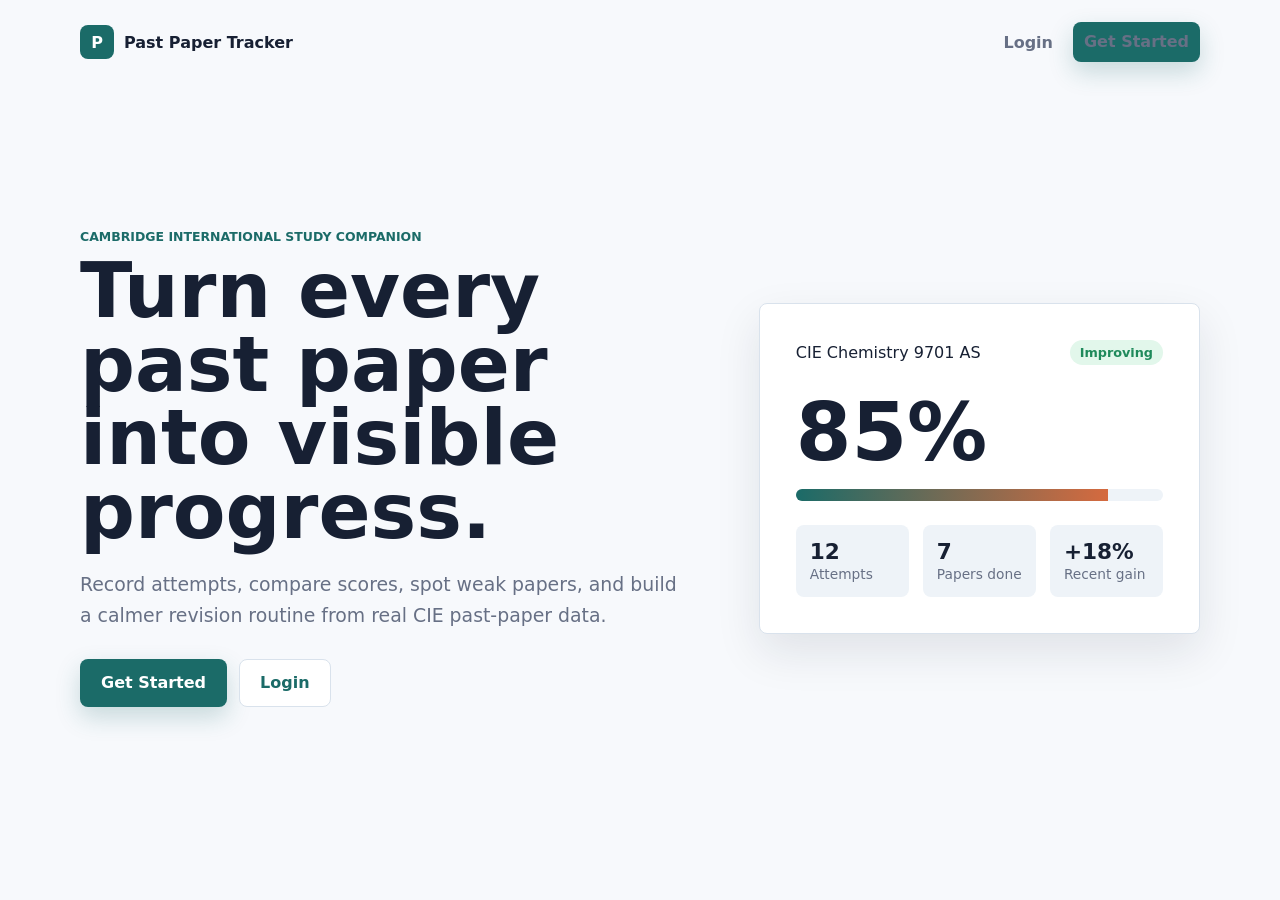
<file: index.html>
<!doctype html>
<html lang="en">
  <head>
    <meta charset="utf-8">
    <meta name="viewport" content="width=device-width, initial-scale=1">
    <meta name="description" content="Track Cambridge International past-paper attempts, scores, and progress over time.">
    <title>Past Paper Tracker</title>
    <link rel="stylesheet" href="css/styles.css">
  </head>
  <body>
    <header class="site-header">
      <a class="brand" href="index.html" aria-label="Past Paper Tracker home">
        <span class="brand-mark">P</span>
        <span>Past Paper Tracker</span>
      </a>
      <nav class="nav" aria-label="Primary">
        <a href="login.html">Login</a>
        <a class="button button-primary" href="signup.html">Get Started</a>
      </nav>
    </header>

    <main class="landing">
      <section class="landing-hero">
        <div class="hero-copy">
          <p class="eyebrow">Cambridge International study companion</p>
          <h1>Turn every past paper into visible progress.</h1>
          <p class="hero-text">Record attempts, compare scores, spot weak papers, and build a calmer revision routine from real CIE past-paper data.</p>
          <div class="hero-actions">
            <a class="button button-primary button-large" href="signup.html">Get Started</a>
            <a class="button button-ghost button-large" href="login.html">Login</a>
          </div>
        </div>
        <div class="hero-panel" aria-label="Example progress summary">
          <div class="panel-topline">
            <span>CIE Chemistry 9701 AS</span>
            <span class="badge badge-good">Improving</span>
          </div>
          <div class="hero-score">85%</div>
          <div class="progress-bar" aria-hidden="true"><span style="width: 85%"></span></div>
          <div class="hero-grid">
            <div>
              <strong>12</strong>
              <span>Attempts</span>
            </div>
            <div>
              <strong>7</strong>
              <span>Papers done</span>
            </div>
            <div>
              <strong>+18%</strong>
              <span>Recent gain</span>
            </div>
          </div>
        </div>
      </section>
    </main>
  </body>
</html>
</file>
<file: css/styles.css>
:root {
  color-scheme: light;
  --ink: #172033;
  --muted: #677085;
  --soft: #eef3f8;
  --line: #d9e2ec;
  --card: #ffffff;
  --page: #f7f9fc;
  --primary: #1b6b68;
  --primary-dark: #12514f;
  --primary-soft: #dff4f1;
  --accent: #d56a3f;
  --accent-soft: #fff0e8;
  --good: #1f8a5b;
  --warn: #a65f00;
  --bad: #be3b3b;
  --shadow: 0 18px 45px rgba(23, 32, 51, 0.10);
  font-family: Inter, ui-sans-serif, system-ui, -apple-system, BlinkMacSystemFont, "Segoe UI", sans-serif;
}

* {
  box-sizing: border-box;
}

html {
  min-height: 100%;
}

body {
  min-height: 100vh;
  margin: 0;
  background: var(--page);
  color: var(--ink);
}

a {
  color: inherit;
  text-decoration: none;
}

button,
input,
select {
  font: inherit;
}

button {
  cursor: pointer;
}

:focus-visible {
  outline: 3px solid rgba(27, 107, 104, 0.35);
  outline-offset: 3px;
}

.site-header {
  display: flex;
  align-items: center;
  justify-content: space-between;
  gap: 18px;
  width: min(1120px, calc(100% - 32px));
  margin: 0 auto;
  padding: 22px 0;
}

.app-header {
  width: 100%;
  padding: 16px clamp(16px, 5vw, 48px);
  background: rgba(255, 255, 255, 0.86);
  border-bottom: 1px solid var(--line);
  position: sticky;
  top: 0;
  z-index: 10;
  backdrop-filter: blur(14px);
}

.brand {
  display: inline-flex;
  align-items: center;
  gap: 10px;
  font-weight: 800;
}

.brand-mark {
  display: inline-grid;
  place-items: center;
  width: 34px;
  height: 34px;
  border-radius: 8px;
  background: var(--primary);
  color: #fff;
  font-weight: 900;
}

.nav {
  display: flex;
  align-items: center;
  gap: 10px;
  flex-wrap: wrap;
}

.nav a {
  color: var(--muted);
  font-weight: 700;
  padding: 8px 10px;
  border-radius: 8px;
}

.nav a.active,
.nav a:hover {
  color: var(--primary);
  background: var(--primary-soft);
}

.button {
  min-height: 40px;
  display: inline-flex;
  align-items: center;
  justify-content: center;
  gap: 8px;
  border: 1px solid transparent;
  border-radius: 8px;
  padding: 9px 15px;
  font-weight: 800;
  line-height: 1;
  transition: transform 0.16s ease, box-shadow 0.16s ease, background 0.16s ease;
}

.button:hover {
  transform: translateY(-1px);
}

.button-primary {
  background: var(--primary);
  color: #fff;
  box-shadow: 0 10px 24px rgba(27, 107, 104, 0.22);
}

.button-primary:hover {
  background: var(--primary-dark);
}

.button-secondary {
  background: #fff;
  border-color: var(--line);
  color: var(--ink);
}

.button-danger {
  background: var(--bad);
  color: #fff;
  box-shadow: 0 10px 24px rgba(190, 59, 59, 0.2);
}

.button-danger:hover {
  background: #9f2f2f;
}

.button-google {
  width: 100%;
  background: #fff;
  border-color: var(--line);
  color: var(--ink);
  box-shadow: 0 8px 22px rgba(23, 32, 51, 0.08);
}

.button-google:hover {
  border-color: #c3ccd8;
  background: #fbfcfe;
}

.google-mark {
  display: inline-grid;
  place-items: center;
  width: 24px;
  height: 24px;
  border: 1px solid var(--line);
  border-radius: 50%;
  color: #4285f4;
  font-weight: 900;
}

.button-ghost {
  background: #fff;
  color: var(--primary);
  border-color: var(--line);
}

.button-large {
  min-height: 48px;
  padding-inline: 20px;
}

.landing {
  width: min(1120px, calc(100% - 32px));
  margin: 0 auto;
}

.landing-hero {
  min-height: calc(100vh - 88px);
  display: grid;
  grid-template-columns: minmax(0, 1.1fr) minmax(320px, 0.8fr);
  align-items: center;
  gap: clamp(28px, 6vw, 72px);
  padding-bottom: 44px;
}

.eyebrow {
  margin: 0 0 10px;
  color: var(--primary);
  font-weight: 900;
  text-transform: uppercase;
  letter-spacing: 0;
  font-size: 0.78rem;
}

h1,
h2,
h3,
p {
  margin-top: 0;
}

h1 {
  font-size: clamp(2.2rem, 6vw, 5rem);
  line-height: 0.96;
  margin-bottom: 20px;
}

h2 {
  font-size: 1.12rem;
}

.hero-text {
  max-width: 620px;
  color: var(--muted);
  font-size: 1.18rem;
  line-height: 1.65;
}

.hero-actions {
  display: flex;
  gap: 12px;
  flex-wrap: wrap;
  margin-top: 28px;
}

.hero-panel,
.auth-card,
.stat-card,
.insight-card,
.paper-card,
.loading-card,
.empty-state {
  background: var(--card);
  border: 1px solid var(--line);
  border-radius: 8px;
  box-shadow: var(--shadow);
}

.hero-panel {
  padding: clamp(22px, 4vw, 36px);
}

.panel-topline,
.paper-card-header,
.paper-actions,
.history-row,
.summary-strip {
  display: flex;
  align-items: center;
  justify-content: space-between;
  gap: 12px;
}

.badge {
  display: inline-flex;
  align-items: center;
  border-radius: 999px;
  padding: 5px 10px;
  font-weight: 800;
  font-size: 0.8rem;
  background: var(--soft);
  color: var(--muted);
}

.badge-good {
  background: #e2f7eb;
  color: var(--good);
}

.badge-warn {
  background: #fff5df;
  color: var(--warn);
}

.hero-score {
  font-size: 5rem;
  line-height: 1;
  font-weight: 900;
  margin: 28px 0 16px;
}

.progress-bar {
  height: 12px;
  background: var(--soft);
  border-radius: 999px;
  overflow: hidden;
}

.progress-bar span {
  display: block;
  height: 100%;
  background: linear-gradient(90deg, var(--primary), var(--accent));
}

.hero-grid {
  display: grid;
  grid-template-columns: repeat(3, 1fr);
  gap: 14px;
  margin-top: 24px;
}

.hero-grid div {
  padding: 14px;
  border-radius: 8px;
  background: var(--soft);
}

.hero-grid strong {
  display: block;
  font-size: 1.35rem;
}

.hero-grid span {
  color: var(--muted);
  font-size: 0.86rem;
}

.auth-page {
  display: grid;
  place-items: center;
  padding: 24px;
}

.auth-shell {
  width: min(440px, 100%);
}

.auth-brand {
  margin-bottom: 20px;
}

.auth-card {
  padding: 28px;
}

.auth-card h1 {
  font-size: 2rem;
  line-height: 1.1;
  margin-bottom: 10px;
}

.auth-card p {
  color: var(--muted);
}

.stacked-form {
  display: grid;
  gap: 10px;
  margin-top: 22px;
}

label {
  font-weight: 800;
  color: var(--ink);
  font-size: 0.92rem;
}

input,
select {
  width: 100%;
  min-height: 44px;
  border: 1px solid var(--line);
  border-radius: 8px;
  background: #fff;
  color: var(--ink);
  padding: 10px 12px;
}

input:focus,
select:focus {
  border-color: var(--primary);
}

.form-message {
  min-height: 22px;
  margin: 4px 0;
  color: var(--bad);
  font-weight: 700;
}

.form-message.success {
  color: var(--good);
}

.auth-divider {
  display: grid;
  grid-template-columns: 1fr auto 1fr;
  align-items: center;
  gap: 12px;
  margin: 18px 0;
  color: var(--muted);
  font-size: 0.86rem;
  font-weight: 800;
}

.auth-divider::before,
.auth-divider::after {
  content: "";
  height: 1px;
  background: var(--line);
}

.auth-links {
  display: flex;
  justify-content: space-between;
  gap: 16px;
  margin-top: 18px;
  flex-wrap: wrap;
}

.auth-links a,
.link-button {
  color: var(--primary);
  font-weight: 800;
}

.link-button {
  border: 0;
  background: transparent;
  padding: 0;
}

.app-shell {
  width: min(1180px, calc(100% - 32px));
  margin: 0 auto;
  padding: 34px 0 64px;
}

.page-heading {
  display: flex;
  align-items: end;
  justify-content: space-between;
  gap: 16px;
  margin-bottom: 24px;
}

.import-button {
  white-space: nowrap;
}

.page-heading h1 {
  font-size: clamp(2rem, 5vw, 3.5rem);
  margin-bottom: 0;
}

.whatsapp-community-banner {
  position: relative;
  isolation: isolate;
  display: grid;
  grid-template-columns: auto minmax(0, 1fr) auto;
  align-items: center;
  gap: clamp(14px, 3vw, 26px);
  overflow: hidden;
  margin: 0 0 24px;
  padding: clamp(20px, 4vw, 30px);
  border: 1px solid rgba(255, 255, 255, 0.28);
  border-radius: 8px;
  background: linear-gradient(120deg, #075e54 0%, #128c7e 52%, #25d366 125%);
  color: #fff;
  box-shadow: 0 16px 38px rgba(7, 94, 84, 0.25);
  transition: transform 0.2s ease, box-shadow 0.2s ease;
  animation: whatsapp-community-glow 3.6s ease-in-out infinite;
}

.whatsapp-community-banner::after {
  content: "";
  position: absolute;
  z-index: -1;
  top: -80%;
  left: -35%;
  width: 26%;
  height: 260%;
  background: linear-gradient(90deg, transparent, rgba(255, 255, 255, 0.22), transparent);
  transform: rotate(18deg);
  animation: whatsapp-community-shine 5s ease-in-out infinite;
}

.whatsapp-community-banner:hover {
  transform: translateY(-2px);
  box-shadow: 0 20px 44px rgba(7, 94, 84, 0.32);
}

.whatsapp-community-icon {
  display: grid;
  place-items: center;
  width: 58px;
  height: 58px;
  border-radius: 50%;
  background: rgba(255, 255, 255, 0.16);
  font-size: 1.75rem;
}

.whatsapp-community-copy {
  display: grid;
  gap: 7px;
}

.whatsapp-community-copy strong {
  font-size: clamp(1.15rem, 2.4vw, 1.65rem);
  line-height: 1.15;
}

.whatsapp-community-copy > span {
  color: rgba(255, 255, 255, 0.9);
  font-size: clamp(0.92rem, 1.6vw, 1.05rem);
  line-height: 1.45;
}

.whatsapp-community-button {
  display: inline-flex;
  align-items: center;
  justify-content: center;
  gap: 8px;
  min-height: 48px;
  padding: 12px 18px;
  border-radius: 8px;
  background: #fff;
  color: #075e54;
  box-shadow: 0 8px 20px rgba(7, 42, 38, 0.18);
  font-size: 0.9rem;
  font-weight: 900;
  white-space: nowrap;
}

.whatsapp-community-button span {
  font-size: 1.2rem;
  transition: transform 0.2s ease;
}

.whatsapp-community-banner:hover .whatsapp-community-button span {
  transform: translateX(3px);
}

@keyframes whatsapp-community-glow {
  0%,
  100% {
    box-shadow: 0 16px 38px rgba(7, 94, 84, 0.22);
  }

  50% {
    box-shadow: 0 18px 44px rgba(37, 211, 102, 0.32);
  }
}

@keyframes whatsapp-community-shine {
  0%,
  62% {
    left: -35%;
  }

  82%,
  100% {
    left: 125%;
  }
}

.stats-grid {
  display: grid;
  grid-template-columns: repeat(5, minmax(150px, 1fr));
  gap: 14px;
}

.stat-card,
.insight-card,
.paper-card,
.loading-card,
.empty-state {
  padding: 18px;
}

.stat-card span,
.insight-card span {
  display: block;
  color: var(--muted);
  font-weight: 800;
  font-size: 0.86rem;
}

.stat-card strong {
  display: block;
  margin-top: 10px;
  font-size: 2rem;
}

.insight-grid {
  display: grid;
  grid-template-columns: repeat(3, 1fr);
  gap: 14px;
  margin-top: 14px;
}

.subject-selection {
  display: grid;
  gap: 16px;
}

.subject-selection h2 {
  margin: 0;
  font-size: 1.35rem;
}

.subject-grid {
  display: grid;
  grid-template-columns: repeat(auto-fit, minmax(240px, 1fr));
  gap: 16px;
}

.subject-card {
  display: grid;
  gap: 10px;
  min-height: 220px;
  padding: 18px;
  text-align: left;
  background: #fff;
  border: 1px solid var(--line);
  border-radius: 8px;
  box-shadow: var(--shadow);
  color: var(--ink);
}

.subject-card:hover {
  border-color: #aaccc7;
  transform: translateY(-2px);
}

.subject-card-main {
  display: grid;
  gap: 10px;
  width: 100%;
  border: 0;
  background: transparent;
  color: inherit;
  padding: 0;
  text-align: left;
}

.subject-card strong {
  font-size: 1.7rem;
}

.subject-card span {
  color: var(--muted);
  font-weight: 800;
}

.subject-card b {
  font-size: 1.25rem;
}

.subject-delete-button {
  justify-self: start;
  border: 0;
  background: transparent;
  color: var(--bad);
  font-weight: 900;
  padding: 6px 0 0;
}

.subject-delete-button:hover {
  text-decoration: underline;
}

.selector-steps {
  display: grid;
  grid-template-columns: repeat(4, minmax(0, 1fr));
  gap: 8px;
  margin-bottom: 18px;
}

.selector-steps span {
  border: 1px solid var(--line);
  border-radius: 8px;
  color: var(--muted);
  font-size: 0.82rem;
  font-weight: 900;
  padding: 8px;
  text-align: center;
}

.selector-steps span.active,
.selector-steps span.done {
  background: var(--primary-soft);
  border-color: #b8deda;
  color: var(--primary);
}

.subject-selector-body {
  display: grid;
  gap: 14px;
}

.subject-selector-body h3 {
  margin-bottom: 0;
}

.selector-options {
  display: grid;
  grid-template-columns: repeat(auto-fit, minmax(170px, 1fr));
  gap: 10px;
}

.selector-option {
  min-height: 74px;
  border: 1px solid var(--line);
  border-radius: 8px;
  background: var(--page);
  color: var(--ink);
  padding: 14px;
  text-align: left;
}

.selector-option:hover {
  border-color: #aaccc7;
  background: #fff;
}

.selector-confirm {
  display: grid;
  gap: 6px;
  padding: 16px;
  border: 1px solid var(--line);
  border-radius: 8px;
  background: var(--page);
}

.selector-confirm strong {
  font-size: 1.45rem;
}

.subject-toolbar {
  display: flex;
  align-items: center;
  gap: 16px;
  margin-bottom: 18px;
}

.subject-toolbar h2 {
  margin: 0;
  font-size: clamp(1.5rem, 4vw, 2.3rem);
}

.insight-card strong {
  display: block;
  margin-top: 8px;
  font-size: 1.15rem;
}

.filter-panel {
  display: grid;
  grid-template-columns: 1.2fr repeat(5, 1fr);
  gap: 10px;
  align-items: end;
  padding: 16px;
  background: #fff;
  border: 1px solid var(--line);
  border-radius: 8px;
  margin-bottom: 16px;
}

.import-panel {
  display: grid;
  gap: 14px;
  padding: 16px;
  background: #fff;
  border: 1px solid var(--line);
  border-radius: 8px;
  margin-bottom: 16px;
}

.import-panel h2 {
  margin-bottom: 6px;
}

.import-panel p,
.muted-text {
  color: var(--muted);
  margin-bottom: 0;
}

.imported-catalogues {
  display: grid;
  gap: 10px;
}

.imported-catalogue {
  display: flex;
  align-items: center;
  justify-content: space-between;
  gap: 12px;
  padding: 12px;
  border: 1px solid var(--line);
  border-radius: 8px;
  background: var(--page);
}

.imported-catalogue strong,
.imported-catalogue span {
  display: block;
}

.imported-catalogue span {
  color: var(--muted);
  font-size: 0.88rem;
  margin-top: 3px;
}

.import-result {
  padding: 12px;
  border: 1px solid #f2c5c5;
  border-radius: 8px;
  background: #fff3f3;
  color: var(--bad);
  font-weight: 700;
}

.import-result.success {
  border-color: #bce7cd;
  background: #effaf3;
  color: var(--good);
}

.import-result ul {
  margin: 8px 0 0;
  padding-left: 20px;
}

.import-result dl {
  display: grid;
  grid-template-columns: repeat(4, minmax(90px, 1fr));
  gap: 10px;
  margin: 12px 0 0;
}

.import-result dt {
  color: var(--muted);
  font-size: 0.78rem;
}

.import-result dd {
  margin: 3px 0 0;
  color: var(--ink);
}

.visually-hidden {
  position: absolute;
  width: 1px;
  height: 1px;
  overflow: hidden;
  clip: rect(0, 0, 0, 0);
  white-space: nowrap;
}

.filter-panel label {
  position: absolute;
  width: 1px;
  height: 1px;
  overflow: hidden;
  clip: rect(0, 0, 0, 0);
}

.summary-strip {
  padding: 14px 16px;
  background: var(--primary-soft);
  border: 1px solid #b8dfd9;
  border-radius: 8px;
  margin-bottom: 16px;
  color: var(--primary-dark);
  font-weight: 800;
}

.paper-list {
  display: grid;
  gap: 14px;
}

.paper-checklist {
  display: grid;
  gap: 14px;
  margin-top: 18px;
}

.tracker-breadcrumbs {
  display: flex;
  align-items: center;
  flex-wrap: wrap;
  gap: 8px;
  color: var(--muted);
  font-weight: 800;
}

.tracker-breadcrumbs button {
  border: 0;
  background: transparent;
  color: var(--primary);
  font-weight: 900;
  padding: 4px 0;
}

.tracker-breadcrumbs button:hover {
  text-decoration: underline;
}

.tracker-breadcrumbs b {
  color: #9aa6b7;
}

.tracker-step {
  display: grid;
  gap: 16px;
  padding: 18px;
  background: #fff;
  border: 1px solid var(--line);
  border-radius: 8px;
  box-shadow: var(--shadow);
}

.tracker-step h3 {
  margin: 0;
  font-size: clamp(1.35rem, 3vw, 2rem);
}

.tracker-choice-grid {
  display: grid;
  grid-template-columns: repeat(auto-fit, minmax(160px, 1fr));
  gap: 12px;
}

.tracker-choice {
  min-height: 86px;
  display: grid;
  align-content: center;
  gap: 6px;
  border: 1px solid var(--line);
  border-radius: 8px;
  background: var(--page);
  color: var(--ink);
  padding: 16px;
  text-align: left;
}

.tracker-choice:hover {
  background: #fff;
  border-color: #aaccc7;
  transform: translateY(-1px);
}

.tracker-choice strong {
  font-size: 1.25rem;
}

.tracker-choice span {
  color: var(--muted);
  font-weight: 800;
}

.tracker-paper-list {
  display: grid;
  gap: 10px;
}

.checklist-paper {
  display: grid;
  grid-template-columns: minmax(0, 1fr) auto auto auto;
  align-items: center;
  gap: 12px;
  padding: 12px;
  border: 1px solid var(--line);
  border-radius: 8px;
  background: var(--page);
}

.checklist-paper-main {
  display: flex;
  align-items: center;
  gap: 12px;
  border: 0;
  background: transparent;
  color: inherit;
  text-align: left;
  padding: 0;
}

.checkmark {
  font-size: 1.35rem;
  color: var(--primary);
}

.checklist-paper-main strong,
.checklist-paper-main em,
.checklist-paper-main small,
.checklist-score strong,
.checklist-score span {
  display: block;
}

.checklist-paper-main em {
  color: var(--muted);
  font-style: normal;
  font-size: 0.9rem;
  margin-top: 3px;
}

.checklist-paper-main small {
  color: var(--primary);
  font-size: 0.82rem;
  font-weight: 900;
  margin-top: 5px;
}

.checklist-score {
  text-align: right;
}

.checklist-score span {
  color: var(--muted);
  font-size: 0.86rem;
  margin-top: 3px;
}

.paper-card {
  display: grid;
  gap: 16px;
}

.notes-shell {
  width: min(1280px, calc(100% - 32px));
  margin: 0 auto;
  padding: 28px 0 64px;
}

.notes-header {
  display: grid;
  grid-template-columns: auto minmax(0, 1fr) auto;
  gap: 18px;
  align-items: start;
  margin-bottom: 18px;
}

.notes-header h1 {
  font-size: clamp(2rem, 5vw, 3.8rem);
  margin-bottom: 10px;
}

.notes-paper-meta {
  color: var(--muted);
  font-weight: 900;
  margin-bottom: 8px;
}

.notes-toolbar {
  position: sticky;
  top: 73px;
  z-index: 8;
  display: flex;
  align-items: center;
  gap: 8px;
  flex-wrap: wrap;
  padding: 12px;
  margin-bottom: 16px;
  background: rgba(255, 255, 255, 0.92);
  border: 1px solid var(--line);
  border-radius: 8px;
  box-shadow: 0 10px 28px rgba(23, 32, 51, 0.08);
  backdrop-filter: blur(12px);
}

.notes-toolbar.hidden {
  display: none;
}

.notes-toolbar label,
.save-status {
  color: var(--muted);
  font-weight: 900;
  font-size: 0.9rem;
}

.save-status {
  margin-left: auto;
  color: var(--good);
}

.save-status.error {
  color: var(--bad);
}

.tool-button {
  min-height: 36px;
  border: 1px solid var(--line);
  border-radius: 8px;
  background: #fff;
  color: var(--ink);
  padding: 7px 10px;
  font-weight: 900;
}

.tool-button.active {
  background: var(--primary-soft);
  border-color: #b8deda;
  color: var(--primary);
}

.notes-quick-card {
  display: grid;
  gap: 10px;
  padding: 16px;
  margin-bottom: 16px;
  background: #fff;
  border: 1px solid var(--line);
  border-radius: 8px;
  box-shadow: 0 10px 28px rgba(23, 32, 51, 0.08);
}

.notes-quick-card label {
  color: var(--primary);
  font-size: 0.88rem;
  text-transform: uppercase;
}

.notes-quick-card textarea {
  width: 100%;
  min-height: 150px;
  resize: vertical;
  border: 1px solid var(--line);
  border-radius: 8px;
  background: #fbfcfe;
  color: var(--ink);
  padding: 14px;
  line-height: 1.5;
}

.notes-quick-card .save-status {
  margin-left: 0;
}

.notes-board {
  position: relative;
  min-height: 68vh;
  overflow: auto;
  background:
    linear-gradient(var(--line) 1px, transparent 1px),
    linear-gradient(90deg, var(--line) 1px, transparent 1px),
    #fbfcfe;
  background-size: 32px 32px;
  border: 1px solid var(--line);
  border-radius: 8px;
  box-shadow: inset 0 0 0 1px rgba(255, 255, 255, 0.55);
}

.notes-board.notes-list-mode {
  min-height: 240px;
  display: grid;
  align-content: start;
  gap: 14px;
  padding: 16px;
  overflow: visible;
  background: #fbfcfe;
}

.notes-board-empty {
  min-height: 68vh;
  display: grid;
  place-items: center;
  align-content: center;
  gap: 12px;
  padding: 28px;
  text-align: center;
  color: var(--muted);
}

.notes-board-empty h2 {
  margin: 0;
  color: var(--ink);
  font-size: 1.55rem;
}

.notes-board-empty p {
  max-width: 420px;
  margin: 0;
}

.sticky-note {
  position: relative;
  min-width: 240px;
  min-height: 190px;
  display: grid;
  gap: 8px;
  padding: 12px;
  border: 1px solid rgba(23, 32, 51, 0.12);
  border-radius: 8px;
  box-shadow: 0 16px 34px rgba(23, 32, 51, 0.16);
}

.notes-list-mode .sticky-note {
  width: 100%;
  min-height: 190px;
}

.sticky-note-text {
  grid-template-rows: auto minmax(120px, 1fr);
}

.sticky-note-drawing {
  grid-template-rows: auto minmax(170px, 1fr);
}

.sticky-note-top {
  display: flex;
  align-items: center;
  justify-content: space-between;
  gap: 8px;
}

.sticky-note select {
  max-width: 128px;
  border: 1px solid rgba(23, 32, 51, 0.14);
  border-radius: 8px;
  background: rgba(255, 255, 255, 0.62);
  padding: 6px;
  font-weight: 900;
}

.sticky-note-actions {
  display: flex;
  gap: 6px;
}

.sticky-note-actions button {
  border: 1px solid rgba(23, 32, 51, 0.14);
  border-radius: 8px;
  background: rgba(255, 255, 255, 0.62);
  padding: 6px 8px;
  font-size: 0.78rem;
  font-weight: 900;
}

.sticky-note textarea {
  width: 100%;
  min-width: 0;
  height: 100%;
  min-height: 120px;
  resize: none;
  border: 1px solid rgba(23, 32, 51, 0.14);
  border-radius: 8px;
  background: rgba(255, 255, 255, 0.5);
  color: var(--ink);
  padding: 10px;
  line-height: 1.35;
}

.sticky-note canvas {
  width: 100%;
  height: 100%;
  min-height: 96px;
  border: 1px dashed rgba(23, 32, 51, 0.22);
  border-radius: 8px;
  background: rgba(255, 255, 255, 0.42);
  touch-action: none;
}

.note-type-grid {
  display: grid;
  grid-template-columns: repeat(2, minmax(0, 1fr));
  gap: 12px;
}

.note-type-choice {
  min-height: 120px;
  display: grid;
  align-content: center;
  gap: 8px;
  border: 1px solid var(--line);
  border-radius: 8px;
  background: var(--page);
  color: var(--ink);
  padding: 16px;
  text-align: left;
}

.note-type-choice:hover {
  background: #fff;
  border-color: #aaccc7;
}

.note-type-choice strong,
.note-type-choice span {
  display: block;
}

.note-type-choice strong {
  font-size: 1.2rem;
}

.note-type-choice span {
  color: var(--muted);
  font-weight: 700;
  line-height: 1.4;
}

.note-resize-handle {
  position: absolute;
  right: 7px;
  bottom: 7px;
  width: 18px;
  height: 18px;
  border-right: 3px solid rgba(23, 32, 51, 0.34);
  border-bottom: 3px solid rgba(23, 32, 51, 0.34);
  cursor: nwse-resize;
}

.paper-title {
  display: grid;
  gap: 5px;
}

.paper-title h2 {
  margin: 0;
}

.paper-title p {
  margin: 0;
  color: var(--muted);
}

.paper-meta {
  display: grid;
  grid-template-columns: repeat(6, minmax(100px, 1fr));
  gap: 10px;
}

.paper-meta div {
  background: var(--soft);
  border-radius: 8px;
  padding: 10px;
}

.paper-meta span {
  display: block;
  color: var(--muted);
  font-size: 0.78rem;
  font-weight: 800;
}

.paper-meta strong {
  display: block;
  margin-top: 4px;
}

.file-links {
  display: flex;
  flex-wrap: wrap;
  gap: 8px;
}

.file-links a,
.file-links span {
  border: 1px solid var(--line);
  border-radius: 999px;
  padding: 7px 10px;
  color: var(--muted);
  font-weight: 800;
  font-size: 0.82rem;
}

.file-links a {
  color: var(--primary);
  background: var(--primary-soft);
}

.loading-card,
.empty-state {
  color: var(--muted);
  text-align: center;
}

.empty-state {
  padding: 34px;
}

.empty-state h2 {
  color: var(--ink);
}

.hidden {
  display: none !important;
}

.modal {
  border: 0;
  background: transparent;
  padding: 18px;
  width: min(460px, 100%);
}

.modal[open] {
  display: block;
  position: fixed;
  inset: 0;
  margin: auto;
  max-height: min(90vh, 620px);
}

.modal-wide {
  width: min(620px, 100%);
}

.modal::backdrop {
  background: rgba(23, 32, 51, 0.52);
  backdrop-filter: blur(4px);
}

.modal-card {
  position: relative;
  background: #fff;
  border-radius: 8px;
  padding: 24px;
  box-shadow: var(--shadow);
}

.modal-card h2 {
  font-size: 1.6rem;
  margin-bottom: 18px;
}

.modal-close {
  position: absolute;
  top: 12px;
  right: 12px;
  width: 34px;
  height: 34px;
  border: 1px solid var(--line);
  border-radius: 8px;
  background: #fff;
  font-size: 1.3rem;
}

.score-entry {
  display: grid;
  grid-template-columns: 1fr auto;
  align-items: center;
  gap: 12px;
}

.score-entry span {
  font-size: 1.6rem;
  font-weight: 900;
}

.modal-actions {
  display: flex;
  justify-content: flex-end;
  gap: 10px;
  margin-top: 20px;
}

.modal-actions-stacked {
  flex-wrap: wrap;
}

.warning-text {
  color: var(--bad);
  font-weight: 800;
}

.history-list {
  display: grid;
  gap: 10px;
  margin-top: 16px;
}

.history-row {
  padding: 12px;
  background: var(--soft);
  border-radius: 8px;
}

.history-row strong {
  display: block;
}

.history-row span {
  color: var(--muted);
  font-size: 0.86rem;
}

.toast-region {
  position: fixed;
  right: 18px;
  bottom: 18px;
  display: grid;
  gap: 10px;
  z-index: 30;
}

.toast {
  max-width: 340px;
  padding: 13px 15px;
  border-radius: 8px;
  background: var(--ink);
  color: #fff;
  box-shadow: var(--shadow);
  font-weight: 800;
}

.toast.error {
  background: var(--bad);
}

@media (max-width: 900px) {
  .landing-hero,
  .insight-grid {
    grid-template-columns: 1fr;
  }

  .landing-hero {
    padding-top: 36px;
  }

  .stats-grid,
  .filter-panel {
    grid-template-columns: repeat(2, minmax(0, 1fr));
  }

  .paper-meta {
    grid-template-columns: repeat(2, minmax(0, 1fr));
  }
}

@media (max-width: 620px) {
  .site-header,
  .app-header,
  .page-heading,
  .subject-toolbar,
  .notes-header,
  .paper-card-header,
  .paper-actions,
  .summary-strip,
  .imported-catalogue {
    align-items: stretch;
    flex-direction: column;
  }

  .nav,
  .hero-actions,
  .modal-actions {
    width: 100%;
  }

  .nav .button,
  .hero-actions .button,
  .modal-actions .button {
    flex: 1;
  }

  h1 {
    font-size: 2.35rem;
  }

  .hero-score {
    font-size: 3.4rem;
  }

  .hero-grid,
  .stats-grid,
  .filter-panel,
  .paper-meta,
  .import-result dl {
    grid-template-columns: 1fr;
  }

  .checklist-paper {
    grid-template-columns: 1fr;
    align-items: stretch;
  }

  .checklist-score {
    text-align: left;
  }

  .notes-toolbar {
    top: 96px;
  }

  .note-type-grid {
    grid-template-columns: 1fr;
  }

  .whatsapp-community-banner {
    grid-template-columns: auto minmax(0, 1fr);
    padding: 18px;
  }

  .whatsapp-community-icon {
    width: 48px;
    height: 48px;
    font-size: 1.45rem;
  }

  .whatsapp-community-button {
    grid-column: 1 / -1;
    width: 100%;
  }
}

@media (prefers-reduced-motion: reduce) {
  .whatsapp-community-banner,
  .whatsapp-community-banner::after,
  .whatsapp-community-button span {
    animation: none;
    transition: none;
  }
}
</file>
